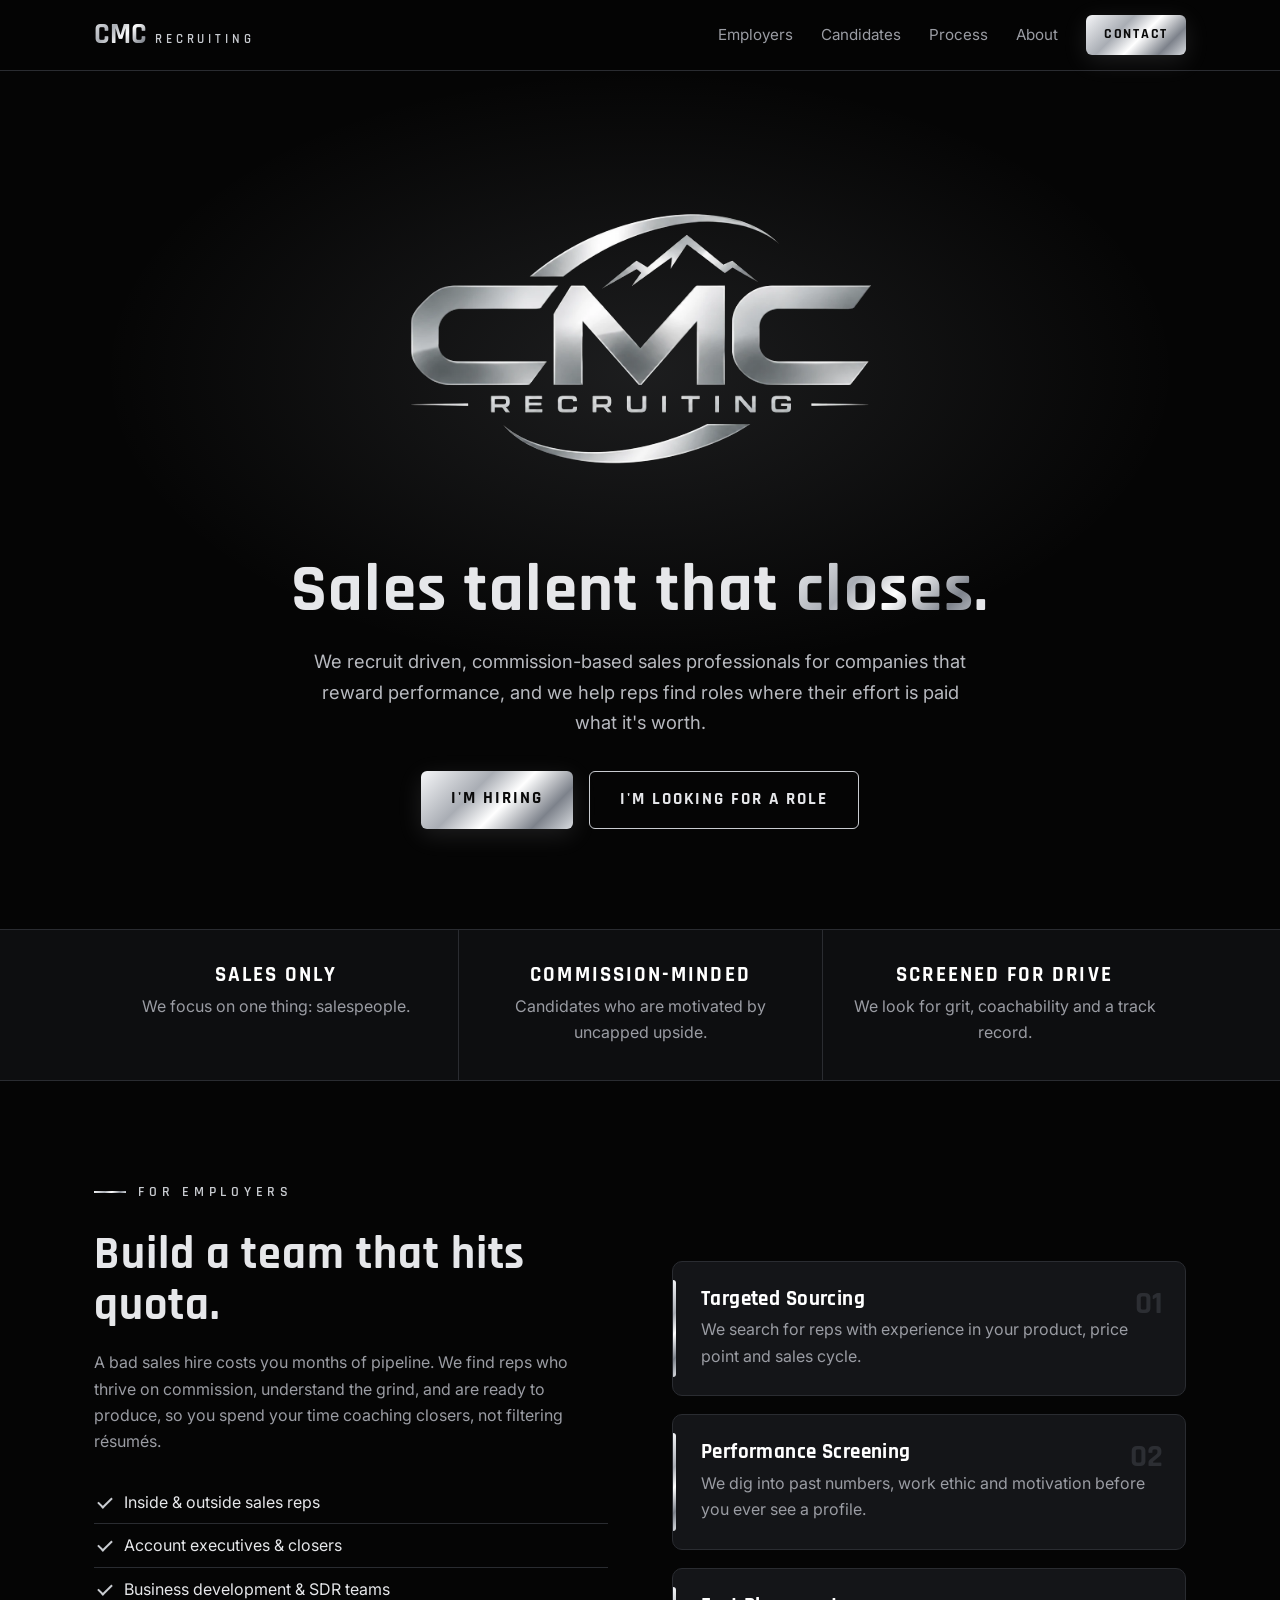
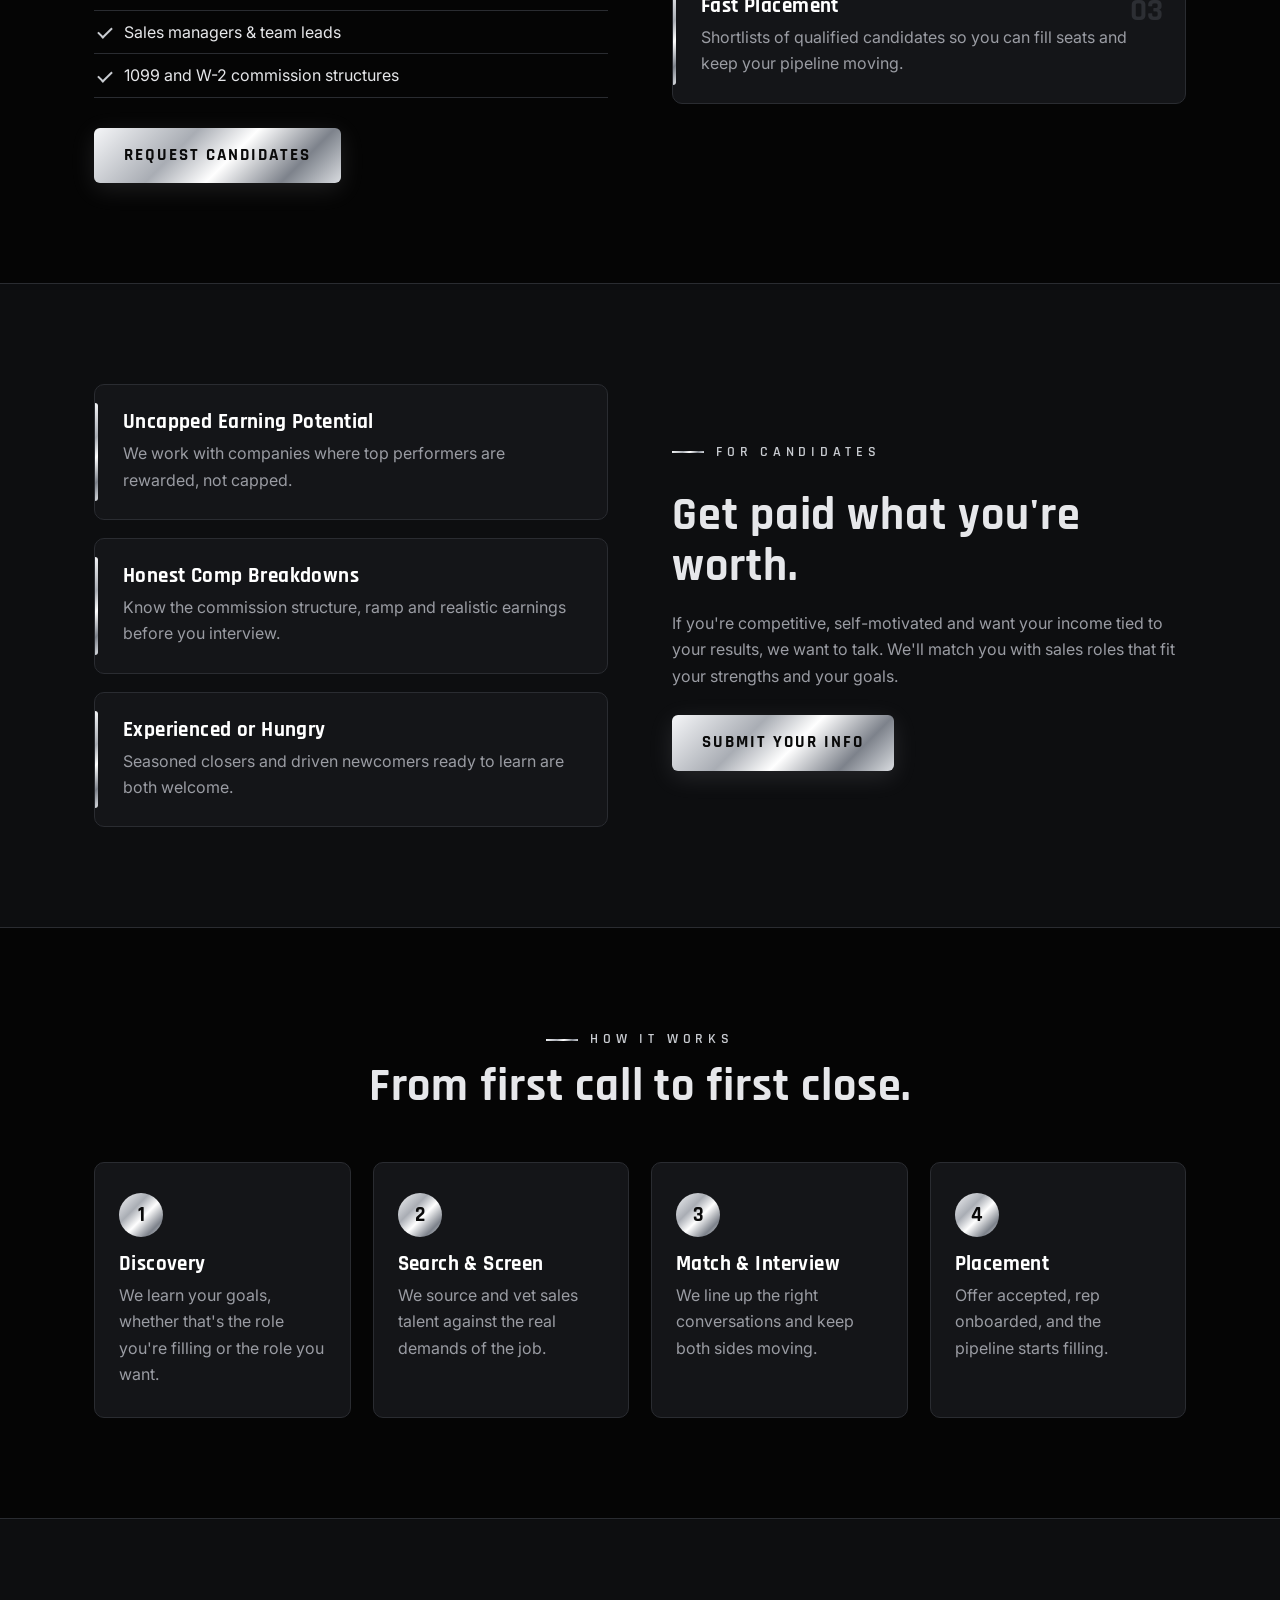
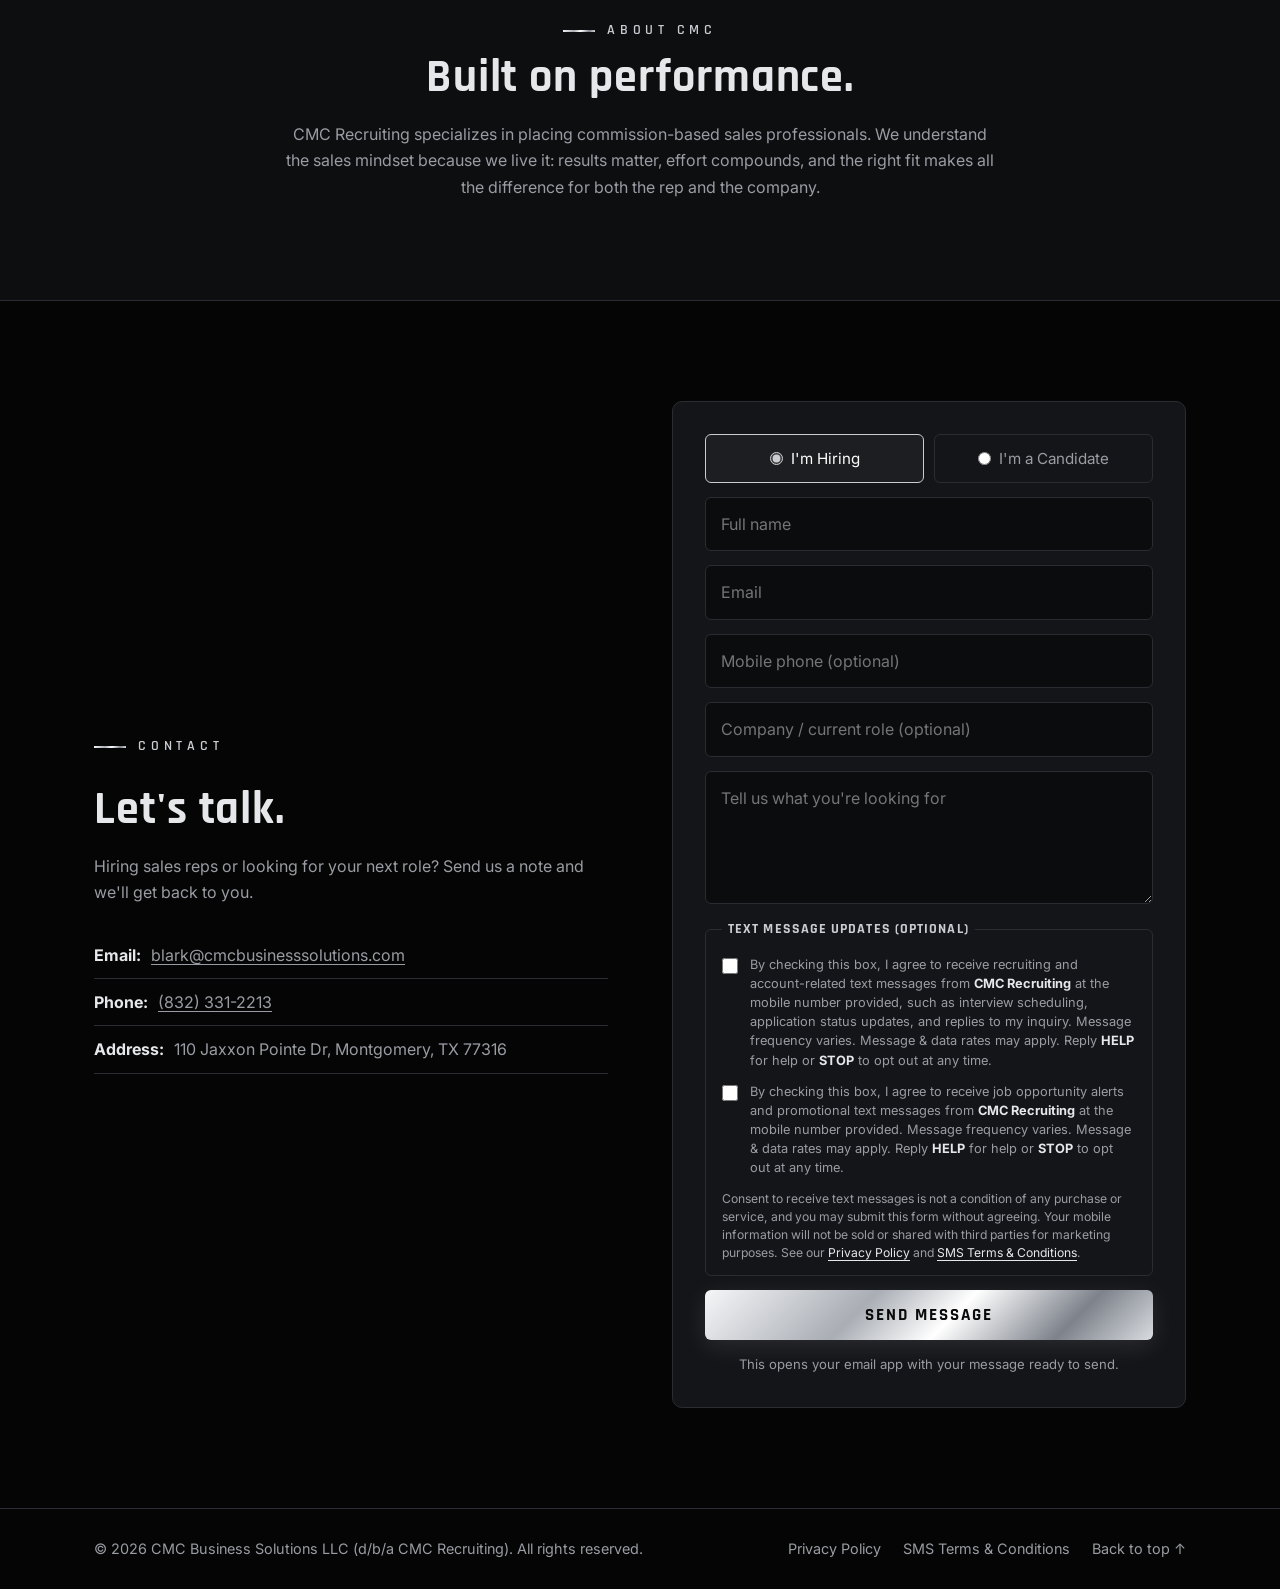
<file: index.html>
<!DOCTYPE html>
<html lang="en">
<head>
  <meta charset="UTF-8">
  <meta name="viewport" content="width=device-width, initial-scale=1.0">
  <title>CMC Recruiting | Sales Talent for Commission-Driven Teams</title>
  <meta name="description" content="CMC Recruiting connects companies with driven, commission-based sales professionals, and helps sales reps find roles where performance pays.">
  <link rel="icon" href="assets/logo.webp" type="image/webp">
  <link rel="preconnect" href="https://fonts.googleapis.com">
  <link rel="preconnect" href="https://fonts.gstatic.com" crossorigin>
  <link href="https://fonts.googleapis.com/css2?family=Rajdhani:wght@500;600;700&family=Inter:wght@400;500;600&display=swap" rel="stylesheet">
  <link rel="stylesheet" href="styles.css">
</head>
<body>

  <header class="nav" id="top">
    <div class="container nav-inner">
      <a href="#top" class="brand" aria-label="CMC Recruiting home">
        <span class="brand-mark">CMC</span>
        <span class="brand-sub">Recruiting</span>
      </a>
      <button class="nav-toggle" aria-label="Open menu" aria-expanded="false">
        <span></span><span></span><span></span>
      </button>
      <nav class="nav-links">
        <a href="#employers">Employers</a>
        <a href="#candidates">Candidates</a>
        <a href="#process">Process</a>
        <a href="#about">About</a>
        <a href="#contact" class="btn btn-small">Contact</a>
      </nav>
    </div>
  </header>

  <main>
    <!-- HERO -->
    <section class="hero">
      <div class="hero-glow"></div>
      <div class="container hero-inner">
        <img src="assets/logo.webp" alt="CMC Recruiting logo" class="hero-logo">
        <h1>Sales talent that <span class="metal">closes</span>.</h1>
        <p class="lead">We recruit driven, commission-based sales professionals for companies that reward performance, and we help reps find roles where their effort is paid what it's worth.</p>
        <div class="hero-ctas">
          <a href="#employers" class="btn">I'm Hiring</a>
          <a href="#candidates" class="btn btn-outline">I'm Looking for a Role</a>
        </div>
      </div>
    </section>

    <!-- VALUE STRIP -->
    <section class="strip">
      <div class="container strip-grid">
        <div><h3>Sales Only</h3><p>We focus on one thing: salespeople.</p></div>
        <div><h3>Commission-Minded</h3><p>Candidates who are motivated by uncapped upside.</p></div>
        <div><h3>Screened for Drive</h3><p>We look for grit, coachability and a track record.</p></div>
      </div>
    </section>

    <!-- EMPLOYERS -->
    <section class="section" id="employers">
      <div class="container two-col">
        <div>
          <p class="eyebrow">For Employers</p>
          <h2>Build a team that hits quota.</h2>
          <p>A bad sales hire costs you months of pipeline. We find reps who thrive on commission, understand the grind, and are ready to produce, so you spend your time coaching closers, not filtering résumés.</p>
          <ul class="checks">
            <li>Inside &amp; outside sales reps</li>
            <li>Account executives &amp; closers</li>
            <li>Business development &amp; SDR teams</li>
            <li>Sales managers &amp; team leads</li>
            <li>1099 and W-2 commission structures</li>
          </ul>
          <a href="#contact" class="btn">Request Candidates</a>
        </div>
        <div class="card-stack">
          <div class="card">
            <span class="card-num">01</span>
            <h3>Targeted Sourcing</h3>
            <p>We search for reps with experience in your product, price point and sales cycle.</p>
          </div>
          <div class="card">
            <span class="card-num">02</span>
            <h3>Performance Screening</h3>
            <p>We dig into past numbers, work ethic and motivation before you ever see a profile.</p>
          </div>
          <div class="card">
            <span class="card-num">03</span>
            <h3>Fast Placement</h3>
            <p>Shortlists of qualified candidates so you can fill seats and keep your pipeline moving.</p>
          </div>
        </div>
      </div>
    </section>

    <!-- CANDIDATES -->
    <section class="section section-alt" id="candidates">
      <div class="container two-col reverse">
        <div class="card-stack">
          <div class="card">
            <h3>Uncapped Earning Potential</h3>
            <p>We work with companies where top performers are rewarded, not capped.</p>
          </div>
          <div class="card">
            <h3>Honest Comp Breakdowns</h3>
            <p>Know the commission structure, ramp and realistic earnings before you interview.</p>
          </div>
          <div class="card">
            <h3>Experienced or Hungry</h3>
            <p>Seasoned closers and driven newcomers ready to learn are both welcome.</p>
          </div>
        </div>
        <div>
          <p class="eyebrow">For Candidates</p>
          <h2>Get paid what you're worth.</h2>
          <p>If you're competitive, self-motivated and want your income tied to your results, we want to talk. We'll match you with sales roles that fit your strengths and your goals.</p>
          <a href="#contact" class="btn">Submit Your Info</a>
        </div>
      </div>
    </section>

    <!-- PROCESS -->
    <section class="section" id="process">
      <div class="container">
        <p class="eyebrow center">How It Works</p>
        <h2 class="center">From first call to first close.</h2>
        <div class="steps">
          <div class="step"><span>1</span><h3>Discovery</h3><p>We learn your goals, whether that's the role you're filling or the role you want.</p></div>
          <div class="step"><span>2</span><h3>Search &amp; Screen</h3><p>We source and vet sales talent against the real demands of the job.</p></div>
          <div class="step"><span>3</span><h3>Match &amp; Interview</h3><p>We line up the right conversations and keep both sides moving.</p></div>
          <div class="step"><span>4</span><h3>Placement</h3><p>Offer accepted, rep onboarded, and the pipeline starts filling.</p></div>
        </div>
      </div>
    </section>

    <!-- ABOUT -->
    <section class="section section-alt" id="about">
      <div class="container narrow center">
        <p class="eyebrow">About CMC</p>
        <h2>Built on performance.</h2>
        <p>CMC Recruiting specializes in placing commission-based sales professionals. We understand the sales mindset because we live it: results matter, effort compounds, and the right fit makes all the difference for both the rep and the company.</p>
      </div>
    </section>

    <!-- CONTACT -->
    <section class="section" id="contact">
      <div class="container two-col">
        <div>
          <p class="eyebrow">Contact</p>
          <h2>Let's talk.</h2>
          <p>Hiring sales reps or looking for your next role? Send us a note and we'll get back to you.</p>
          <ul class="contact-list">
            <li><strong>Email:</strong> <a href="#" class="js-email">[email address]</a></li>
            <li><strong>Phone:</strong> <span class="js-phone">[phone number]</span></li>
            <li><strong>Address:</strong> <span class="js-address">[business address]</span></li>
          </ul>
        </div>
        <form class="contact-form" id="contactForm">
          <div class="toggle">
            <label><input type="radio" name="type" value="Employer" checked> I'm Hiring</label>
            <label><input type="radio" name="type" value="Candidate"> I'm a Candidate</label>
          </div>
          <input type="text" name="name" placeholder="Full name" required>
          <input type="email" name="email" placeholder="Email" required>
          <input type="tel" name="phone" placeholder="Mobile phone (optional)">
          <input type="text" name="company" placeholder="Company / current role (optional)">
          <textarea name="message" rows="4" placeholder="Tell us what you're looking for" required></textarea>

          <!-- SMS opt-in (10DLC / A2P compliant): optional, unchecked by default, not required to submit -->
          <fieldset class="consent">
            <legend>Text message updates (optional)</legend>
            <label class="consent-item">
              <input type="checkbox" name="sms_consent_service" value="yes">
              <span>By checking this box, I agree to receive recruiting and account-related text messages from <strong>CMC Recruiting</strong> at the mobile number provided, such as interview scheduling, application status updates, and replies to my inquiry. Message frequency varies. Message &amp; data rates may apply. Reply <strong>HELP</strong> for help or <strong>STOP</strong> to opt out at any time.</span>
            </label>
            <label class="consent-item">
              <input type="checkbox" name="sms_consent_marketing" value="yes">
              <span>By checking this box, I agree to receive job opportunity alerts and promotional text messages from <strong>CMC Recruiting</strong> at the mobile number provided. Message frequency varies. Message &amp; data rates may apply. Reply <strong>HELP</strong> for help or <strong>STOP</strong> to opt out at any time.</span>
            </label>
            <p class="consent-note">Consent to receive text messages is not a condition of any purchase or service, and you may submit this form without agreeing. Your mobile information will not be sold or shared with third parties for marketing purposes. See our <a href="privacy.html">Privacy Policy</a> and <a href="terms.html">SMS Terms &amp; Conditions</a>.</p>
          </fieldset>

          <button type="submit" class="btn btn-full">Send Message</button>
          <p class="form-note">This opens your email app with your message ready to send.</p>
        </form>
      </div>
    </section>
  </main>

  <footer class="footer">
    <div class="container footer-inner">
      <span>&copy; <span id="year"></span> <span class="js-legal-name">CMC Business Solutions LLC (d/b/a CMC Recruiting)</span>. All rights reserved.</span>
      <nav class="footer-links">
        <a href="privacy.html">Privacy Policy</a>
        <a href="terms.html">SMS Terms &amp; Conditions</a>
        <a href="#top">Back to top &uarr;</a>
      </nav>
    </div>
  </footer>

  <script src="script.js"></script>
</body>
</html>
</file>
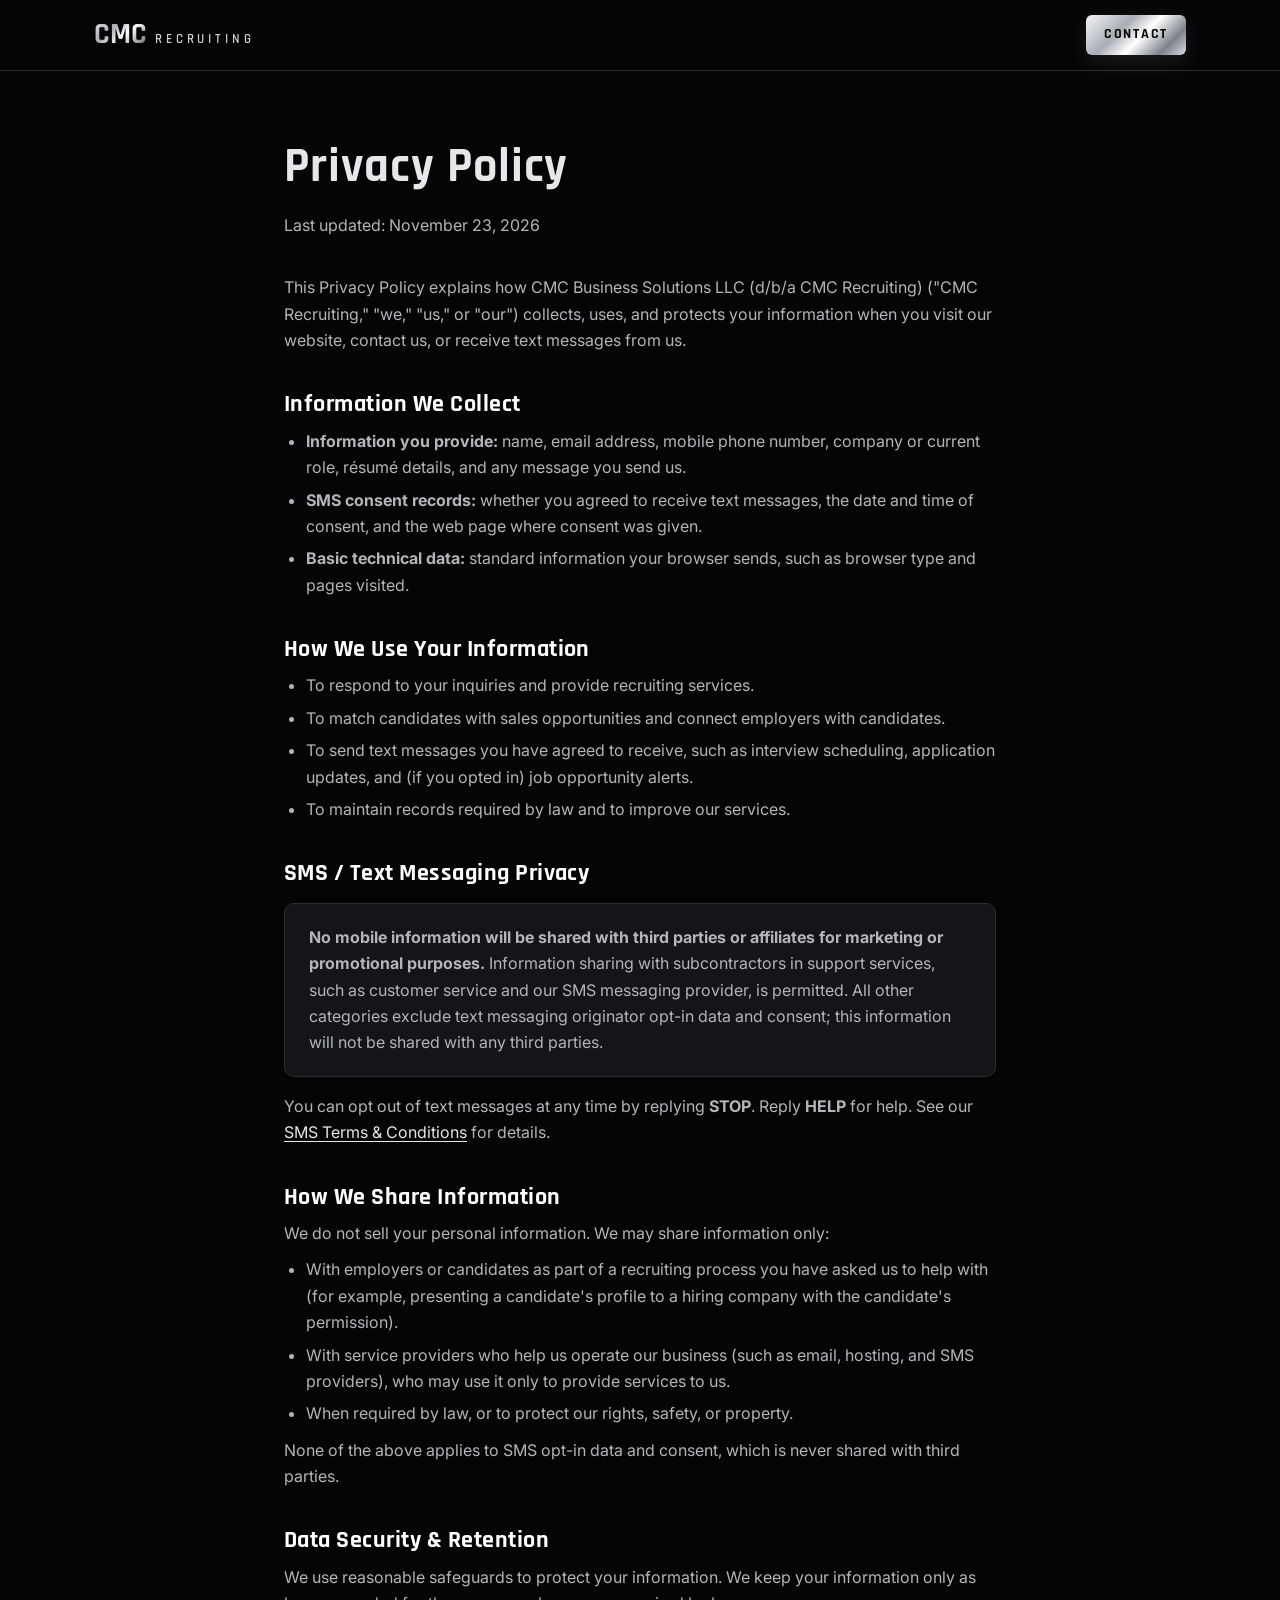
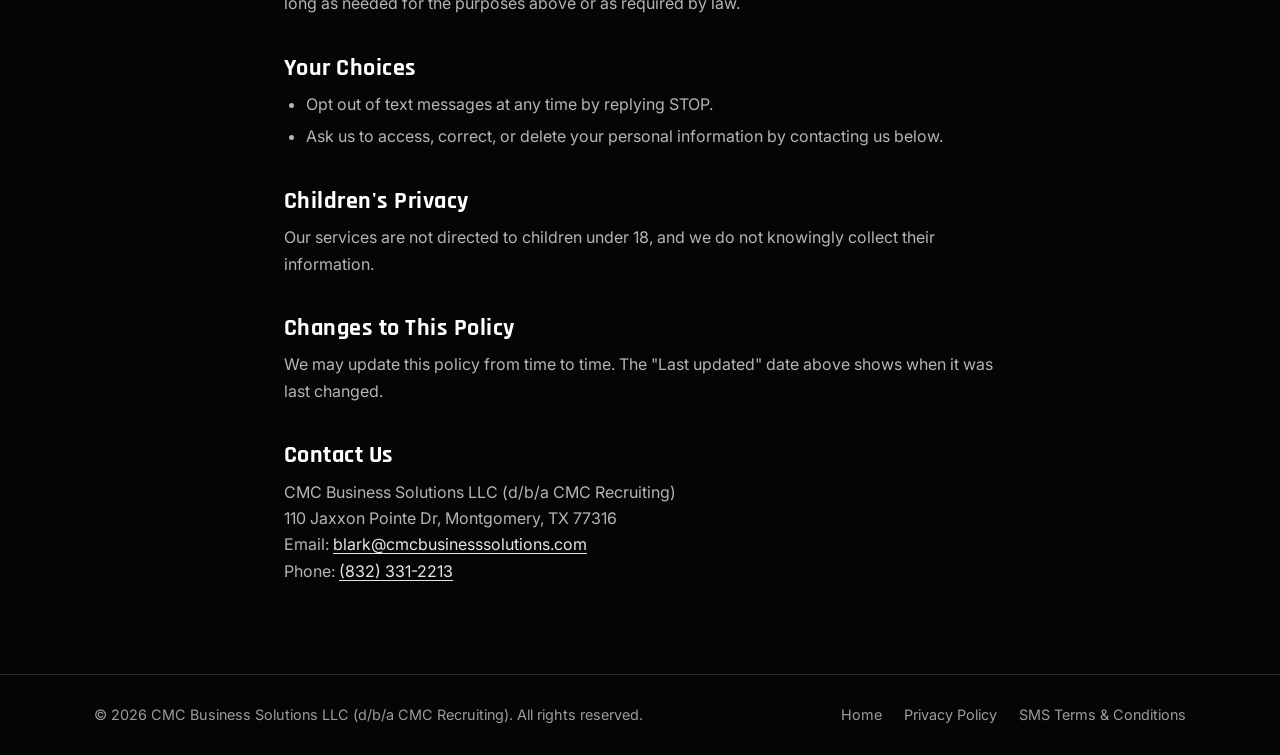
<file: privacy.html>
<!DOCTYPE html>
<html lang="en">
<head>
  <meta charset="UTF-8">
  <meta name="viewport" content="width=device-width, initial-scale=1.0">
  <title>Privacy Policy | CMC Recruiting</title>
  <link rel="icon" href="assets/logo.webp" type="image/webp">
  <link href="https://fonts.googleapis.com/css2?family=Rajdhani:wght@500;600;700&family=Inter:wght@400;500;600&display=swap" rel="stylesheet">
  <link rel="stylesheet" href="styles.css">
</head>
<body>
  <header class="nav">
    <div class="container nav-inner">
      <a href="index.html" class="brand" aria-label="CMC Recruiting home">
        <span class="brand-mark">CMC</span><span class="brand-sub">Recruiting</span>
      </a>
      <nav class="nav-links" style="position:static;max-height:none;flex-direction:row;background:none;border:0">
        <a href="index.html#contact" class="btn btn-small">Contact</a>
      </nav>
    </div>
  </header>

  <main class="legal">
    <div class="container narrow">
      <h1>Privacy Policy</h1>
      <p class="updated">Last updated: November 23, 2026</p>

      <p>This Privacy Policy explains how <span class="js-legal-name">CMC Business Solutions LLC (d/b/a CMC Recruiting)</span> ("CMC Recruiting," "we," "us," or "our") collects, uses, and protects your information when you visit our website, contact us, or receive text messages from us.</p>

      <h2>Information We Collect</h2>
      <ul>
        <li><strong>Information you provide:</strong> name, email address, mobile phone number, company or current role, résumé details, and any message you send us.</li>
        <li><strong>SMS consent records:</strong> whether you agreed to receive text messages, the date and time of consent, and the web page where consent was given.</li>
        <li><strong>Basic technical data:</strong> standard information your browser sends, such as browser type and pages visited.</li>
      </ul>

      <h2>How We Use Your Information</h2>
      <ul>
        <li>To respond to your inquiries and provide recruiting services.</li>
        <li>To match candidates with sales opportunities and connect employers with candidates.</li>
        <li>To send text messages you have agreed to receive, such as interview scheduling, application updates, and (if you opted in) job opportunity alerts.</li>
        <li>To maintain records required by law and to improve our services.</li>
      </ul>

      <h2>SMS / Text Messaging Privacy</h2>
      <div class="box">
        <p><strong>No mobile information will be shared with third parties or affiliates for marketing or promotional purposes.</strong> Information sharing with subcontractors in support services, such as customer service and our SMS messaging provider, is permitted. All other categories exclude text messaging originator opt-in data and consent; this information will not be shared with any third parties.</p>
      </div>
      <p>You can opt out of text messages at any time by replying <strong>STOP</strong>. Reply <strong>HELP</strong> for help. See our <a href="terms.html">SMS Terms &amp; Conditions</a> for details.</p>

      <h2>How We Share Information</h2>
      <p>We do not sell your personal information. We may share information only:</p>
      <ul>
        <li>With employers or candidates as part of a recruiting process you have asked us to help with (for example, presenting a candidate's profile to a hiring company with the candidate's permission).</li>
        <li>With service providers who help us operate our business (such as email, hosting, and SMS providers), who may use it only to provide services to us.</li>
        <li>When required by law, or to protect our rights, safety, or property.</li>
      </ul>
      <p>None of the above applies to SMS opt-in data and consent, which is never shared with third parties.</p>

      <h2>Data Security &amp; Retention</h2>
      <p>We use reasonable safeguards to protect your information. We keep your information only as long as needed for the purposes above or as required by law.</p>

      <h2>Your Choices</h2>
      <ul>
        <li>Opt out of text messages at any time by replying STOP.</li>
        <li>Ask us to access, correct, or delete your personal information by contacting us below.</li>
      </ul>

      <h2>Children's Privacy</h2>
      <p>Our services are not directed to children under 18, and we do not knowingly collect their information.</p>

      <h2>Changes to This Policy</h2>
      <p>We may update this policy from time to time. The "Last updated" date above shows when it was last changed.</p>

      <h2>Contact Us</h2>
      <p>
        <span class="js-legal-name">CMC Business Solutions LLC (d/b/a CMC Recruiting)</span><br>
        <span class="js-address">[business address]</span><br>
        Email: <a href="#" class="js-email">[email address]</a><br>
        Phone: <span class="js-phone">[phone number]</span>
      </p>
    </div>
  </main>

  <footer class="footer">
    <div class="container footer-inner">
      <span>&copy; <span id="year"></span> <span class="js-legal-name">CMC Business Solutions LLC (d/b/a CMC Recruiting)</span>. All rights reserved.</span>
      <nav class="footer-links">
        <a href="index.html">Home</a>
        <a href="privacy.html">Privacy Policy</a>
        <a href="terms.html">SMS Terms &amp; Conditions</a>
      </nav>
    </div>
  </footer>
  <script src="script.js"></script>
</body>
</html>
</file>
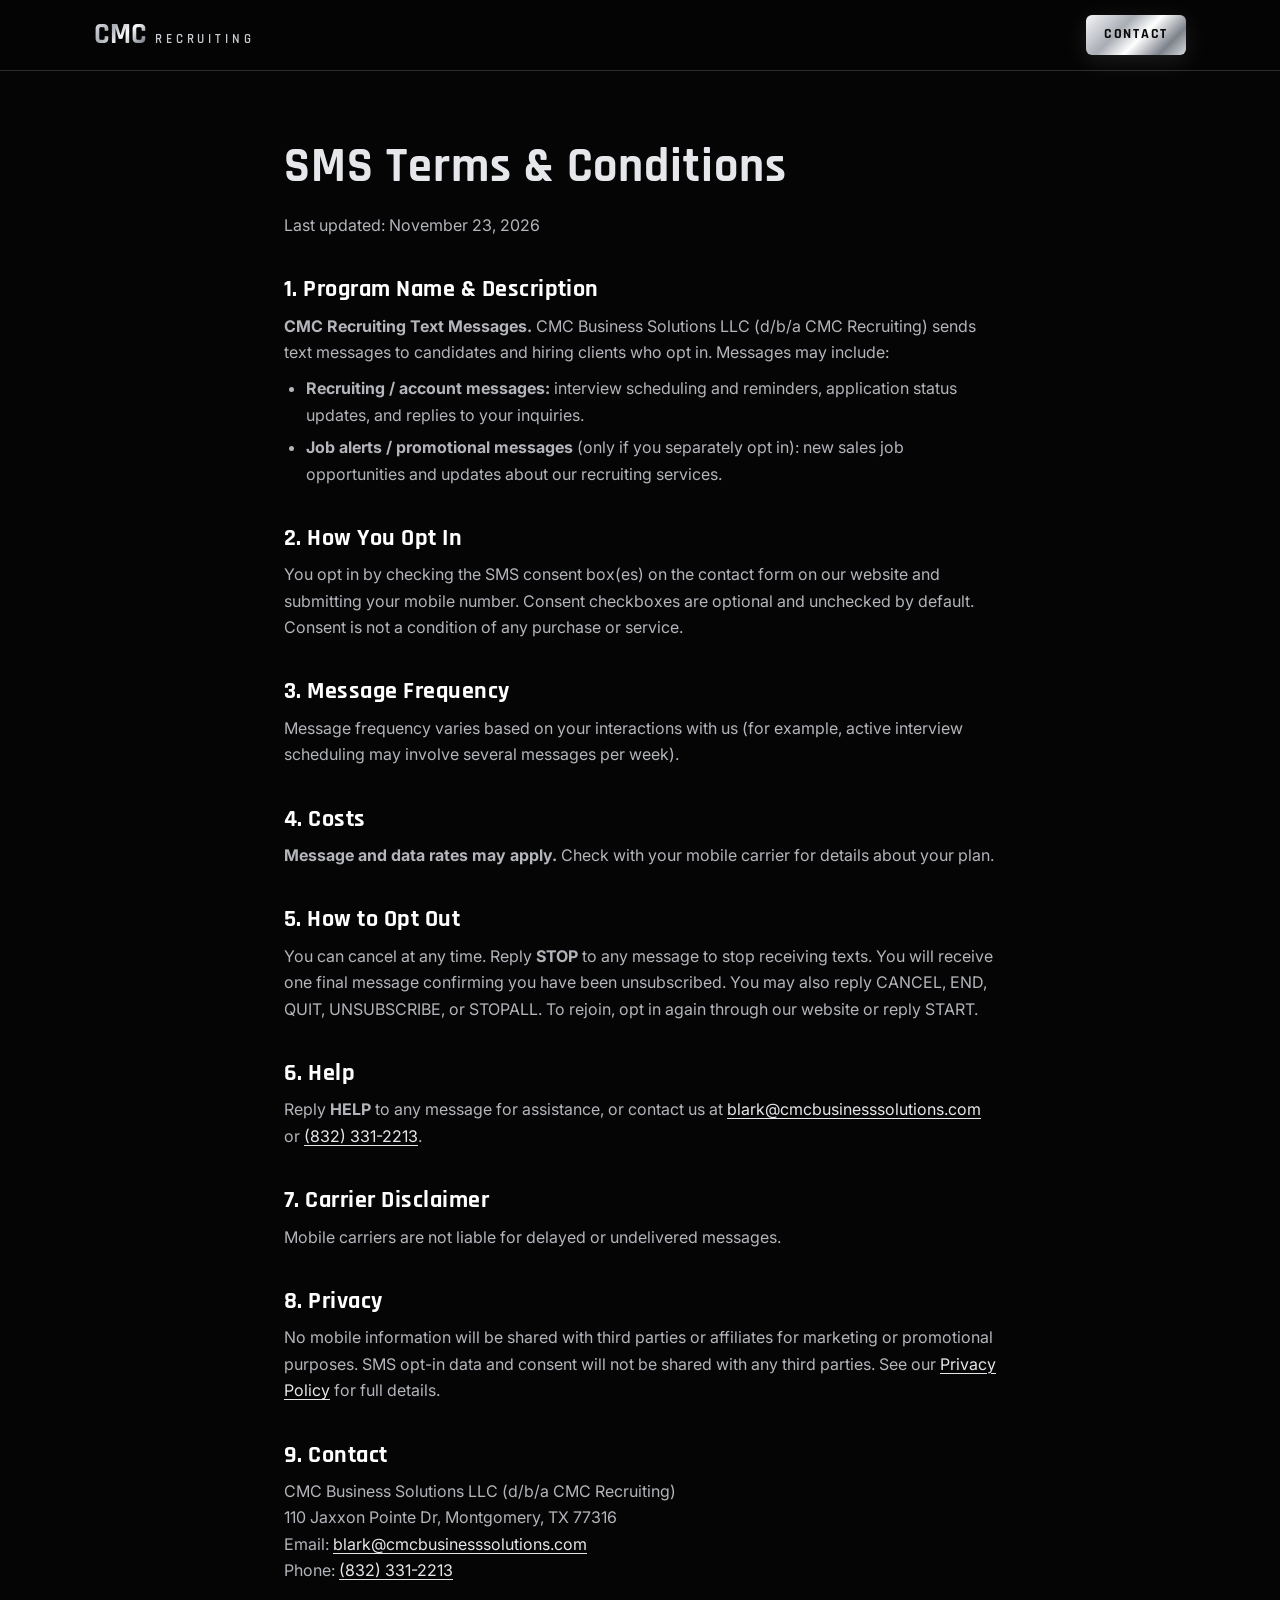
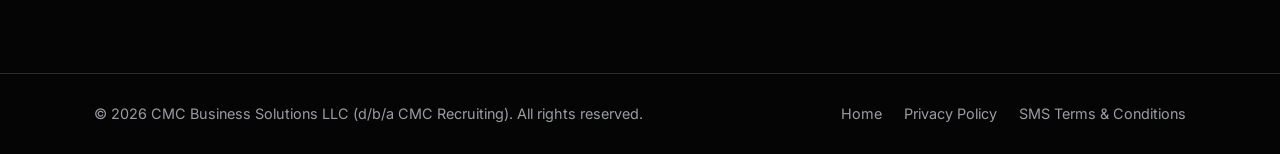
<file: terms.html>
<!DOCTYPE html>
<html lang="en">
<head>
  <meta charset="UTF-8">
  <meta name="viewport" content="width=device-width, initial-scale=1.0">
  <title>SMS Terms &amp; Conditions | CMC Recruiting</title>
  <link rel="icon" href="assets/logo.webp" type="image/webp">
  <link href="https://fonts.googleapis.com/css2?family=Rajdhani:wght@500;600;700&family=Inter:wght@400;500;600&display=swap" rel="stylesheet">
  <link rel="stylesheet" href="styles.css">
</head>
<body>
  <header class="nav">
    <div class="container nav-inner">
      <a href="index.html" class="brand" aria-label="CMC Recruiting home">
        <span class="brand-mark">CMC</span><span class="brand-sub">Recruiting</span>
      </a>
      <nav class="nav-links" style="position:static;max-height:none;flex-direction:row;background:none;border:0">
        <a href="index.html#contact" class="btn btn-small">Contact</a>
      </nav>
    </div>
  </header>

  <main class="legal">
    <div class="container narrow">
      <h1>SMS Terms &amp; Conditions</h1>
      <p class="updated">Last updated: November 23, 2026</p>

      <h2>1. Program Name &amp; Description</h2>
      <p><strong>CMC Recruiting Text Messages.</strong> <span class="js-legal-name">CMC Business Solutions LLC (d/b/a CMC Recruiting)</span> sends text messages to candidates and hiring clients who opt in. Messages may include:</p>
      <ul>
        <li><strong>Recruiting / account messages:</strong> interview scheduling and reminders, application status updates, and replies to your inquiries.</li>
        <li><strong>Job alerts / promotional messages</strong> (only if you separately opt in): new sales job opportunities and updates about our recruiting services.</li>
      </ul>

      <h2>2. How You Opt In</h2>
      <p>You opt in by checking the SMS consent box(es) on the contact form on our website and submitting your mobile number. Consent checkboxes are optional and unchecked by default. Consent is not a condition of any purchase or service.</p>

      <h2>3. Message Frequency</h2>
      <p>Message frequency varies based on your interactions with us (for example, active interview scheduling may involve several messages per week).</p>

      <h2>4. Costs</h2>
      <p><strong>Message and data rates may apply.</strong> Check with your mobile carrier for details about your plan.</p>

      <h2>5. How to Opt Out</h2>
      <p>You can cancel at any time. Reply <strong>STOP</strong> to any message to stop receiving texts. You will receive one final message confirming you have been unsubscribed. You may also reply CANCEL, END, QUIT, UNSUBSCRIBE, or STOPALL. To rejoin, opt in again through our website or reply START.</p>

      <h2>6. Help</h2>
      <p>Reply <strong>HELP</strong> to any message for assistance, or contact us at <a href="#" class="js-email">[email address]</a> or <span class="js-phone">[phone number]</span>.</p>

      <h2>7. Carrier Disclaimer</h2>
      <p>Mobile carriers are not liable for delayed or undelivered messages.</p>

      <h2>8. Privacy</h2>
      <p>No mobile information will be shared with third parties or affiliates for marketing or promotional purposes. SMS opt-in data and consent will not be shared with any third parties. See our <a href="privacy.html">Privacy Policy</a> for full details.</p>

      <h2>9. Contact</h2>
      <p>
        <span class="js-legal-name">CMC Business Solutions LLC (d/b/a CMC Recruiting)</span><br>
        <span class="js-address">[business address]</span><br>
        Email: <a href="#" class="js-email">[email address]</a><br>
        Phone: <span class="js-phone">[phone number]</span>
      </p>
    </div>
  </main>

  <footer class="footer">
    <div class="container footer-inner">
      <span>&copy; <span id="year"></span> <span class="js-legal-name">CMC Business Solutions LLC (d/b/a CMC Recruiting)</span>. All rights reserved.</span>
      <nav class="footer-links">
        <a href="index.html">Home</a>
        <a href="privacy.html">Privacy Policy</a>
        <a href="terms.html">SMS Terms &amp; Conditions</a>
      </nav>
    </div>
  </footer>
  <script src="script.js"></script>
</body>
</html>
</file>
<file: styles.css>
:root {
  --bg: #050505;
  --bg-alt: #0d0e10;
  --panel: #141518;
  --line: #2a2c31;
  --text: #e6e7ea;
  --muted: #9a9ca3;
  --silver: linear-gradient(135deg, #f5f6f8 0%, #a9adb4 35%, #ffffff 55%, #7d828b 80%, #d9dce0 100%);
  --silver-flat: #c9ccd1;
  --radius: 10px;
  --max: 1140px;
}

* { box-sizing: border-box; margin: 0; padding: 0; }
html { scroll-behavior: smooth; scroll-padding-top: 80px; }
body {
  font-family: "Inter", system-ui, -apple-system, Segoe UI, sans-serif;
  background: var(--bg);
  color: var(--text);
  line-height: 1.65;
  -webkit-font-smoothing: antialiased;
}
img { max-width: 100%; display: block; }
a { color: inherit; text-decoration: none; }

.container { width: 100%; max-width: var(--max); margin: 0 auto; padding: 0 24px; }
.narrow { max-width: 760px; }
.center { text-align: center; }

h1, h2, h3 {
  font-family: "Rajdhani", "Inter", sans-serif;
  font-weight: 700;
  letter-spacing: 0.02em;
  line-height: 1.1;
}
h1 { font-size: clamp(2.4rem, 6vw, 4.2rem); margin-bottom: 18px; }
h2 { font-size: clamp(2rem, 4vw, 2.9rem); margin-bottom: 18px; }
h3 { font-size: 1.3rem; margin-bottom: 6px; }
p { color: var(--muted); }

.metal {
  background: var(--silver);
  -webkit-background-clip: text;
  background-clip: text;
  color: transparent;
}

.eyebrow {
  font-family: "Rajdhani", sans-serif;
  text-transform: uppercase;
  letter-spacing: 0.35em;
  font-size: 0.85rem;
  font-weight: 600;
  color: var(--silver-flat);
  margin-bottom: 10px;
  display: flex;
  align-items: center;
  gap: 12px;
}
.eyebrow::before { content: ""; width: 32px; height: 2px; background: var(--silver); }
.eyebrow.center, .center .eyebrow { justify-content: center; }

/* Buttons */
.btn {
  display: inline-block;
  font-family: "Rajdhani", sans-serif;
  font-weight: 700;
  font-size: 1.05rem;
  letter-spacing: 0.12em;
  text-transform: uppercase;
  padding: 14px 30px;
  border-radius: 6px;
  background: var(--silver);
  color: #0a0a0a;
  border: none;
  cursor: pointer;
  transition: transform .2s ease, box-shadow .2s ease;
  box-shadow: 0 6px 24px rgba(220, 224, 230, 0.12);
}
.btn:hover { transform: translateY(-2px); box-shadow: 0 10px 30px rgba(220, 224, 230, 0.25); }
.btn-outline {
  background: transparent;
  color: var(--text);
  border: 1px solid var(--silver-flat);
  box-shadow: none;
}
.btn-outline:hover { background: rgba(255,255,255,0.06); }
.btn-small { padding: 8px 18px; font-size: 0.9rem; }
.btn-full { width: 100%; }

/* Nav */
.nav {
  position: sticky; top: 0; z-index: 50;
  background: rgba(5,5,5,0.82);
  backdrop-filter: blur(10px);
  border-bottom: 1px solid var(--line);
}
.nav-inner { display: flex; align-items: center; justify-content: space-between; height: 70px; }
.brand { display: flex; align-items: baseline; gap: 8px; }
.brand-mark {
  font-family: "Rajdhani", sans-serif; font-weight: 700; font-size: 1.8rem;
  background: var(--silver); -webkit-background-clip: text; background-clip: text; color: transparent;
}
.brand-sub {
  font-family: "Rajdhani", sans-serif; font-weight: 600; letter-spacing: 0.3em;
  text-transform: uppercase; font-size: 0.8rem; color: var(--silver-flat);
}
.nav-links { display: flex; align-items: center; gap: 28px; }
.nav-links a:not(.btn) {
  font-size: 0.95rem; color: var(--muted); transition: color .2s;
}
.nav-links a:not(.btn):hover { color: #fff; }
.nav-toggle { display: none; background: none; border: none; cursor: pointer; padding: 8px; }
.nav-toggle span { display: block; width: 24px; height: 2px; background: var(--text); margin: 5px 0; transition: .3s; }

/* Hero */
.hero {
  position: relative; overflow: hidden;
  padding: 60px 0 100px;
  text-align: center;
}
.hero-glow {
  position: absolute; inset: 0;
  background: radial-gradient(ellipse 60% 50% at 50% 35%, rgba(200,205,215,0.12), transparent 70%);
  pointer-events: none;
}
.hero-inner { position: relative; }
.hero-logo { width: min(620px, 100%); margin: 0 auto 10px; mix-blend-mode: lighten; }
.lead { font-size: 1.15rem; max-width: 660px; margin: 0 auto 34px; color: #b8bac0; }
.hero-ctas { display: flex; gap: 16px; justify-content: center; flex-wrap: wrap; }

/* Strip */
.strip { border-top: 1px solid var(--line); border-bottom: 1px solid var(--line); background: var(--bg-alt); }
.strip-grid { display: grid; grid-template-columns: repeat(3, 1fr); }
.strip-grid > div { padding: 34px 24px; text-align: center; }
.strip-grid > div + div { border-left: 1px solid var(--line); }
.strip-grid h3 { color: #fff; text-transform: uppercase; letter-spacing: 0.1em; }

/* Sections */
.section { padding: 100px 0; }
.section-alt { background: var(--bg-alt); border-top: 1px solid var(--line); border-bottom: 1px solid var(--line); }
.section p + p { margin-top: 14px; }
.two-col { display: grid; grid-template-columns: 1fr 1fr; gap: 64px; align-items: center; }
.two-col > div > p { margin-bottom: 26px; }

.checks { list-style: none; margin: 0 0 30px; }
.checks li { padding: 8px 0 8px 30px; position: relative; border-bottom: 1px solid var(--line); }
.checks li::before {
  content: ""; position: absolute; left: 4px; top: 50%;
  width: 12px; height: 6px; margin-top: -5px;
  border-left: 2px solid var(--silver-flat); border-bottom: 2px solid var(--silver-flat);
  transform: rotate(-45deg);
}

.card-stack { display: grid; gap: 18px; }
.card {
  position: relative;
  background: var(--panel);
  border: 1px solid var(--line);
  border-radius: var(--radius);
  padding: 26px 28px;
  transition: border-color .25s, transform .25s;
}
.card::before {
  content: ""; position: absolute; left: 0; top: 18px; bottom: 18px; width: 3px;
  background: var(--silver); border-radius: 0 3px 3px 0;
}
.card:hover { border-color: #4a4d54; transform: translateX(4px); }
.card h3 { color: #fff; }
.card-num {
  position: absolute; right: 22px; top: 16px;
  font-family: "Rajdhani", sans-serif; font-weight: 700; font-size: 2rem; color: #2c2e33;
}

/* Steps */
.steps { display: grid; grid-template-columns: repeat(4, 1fr); gap: 22px; margin-top: 50px; }
.step {
  background: var(--panel); border: 1px solid var(--line); border-radius: var(--radius);
  padding: 30px 24px;
}
.step span {
  display: inline-grid; place-items: center;
  width: 44px; height: 44px; border-radius: 50%;
  background: var(--silver); color: #0a0a0a;
  font-family: "Rajdhani", sans-serif; font-weight: 700; font-size: 1.3rem;
  margin-bottom: 16px;
}
.step h3 { color: #fff; }

/* Contact */
.contact-list { list-style: none; }
.contact-list li { padding: 10px 0; border-bottom: 1px solid var(--line); color: var(--muted); }
.contact-list strong { color: var(--text); margin-right: 6px; }
.contact-list a { text-decoration: underline; text-underline-offset: 3px; }

.contact-form {
  background: var(--panel); border: 1px solid var(--line); border-radius: var(--radius);
  padding: 32px; display: grid; gap: 14px;
}
.contact-form input[type="text"],
.contact-form input[type="email"],
.contact-form input[type="tel"],
.contact-form textarea {
  width: 100%; padding: 13px 15px;
  background: #0b0c0e; color: var(--text);
  border: 1px solid var(--line); border-radius: 6px;
  font: inherit; resize: vertical;
}
.contact-form input:focus, .contact-form textarea:focus { outline: none; border-color: var(--silver-flat); }
.toggle { display: grid; grid-template-columns: 1fr 1fr; gap: 10px; }
.toggle label {
  display: flex; align-items: center; justify-content: center; gap: 8px;
  padding: 11px; border: 1px solid var(--line); border-radius: 6px; cursor: pointer;
  font-size: 0.95rem; color: var(--muted);
}
.toggle label:has(input:checked) { border-color: var(--silver-flat); color: #fff; background: rgba(255,255,255,0.04); }
.toggle input { accent-color: #c9ccd1; }
.form-note { font-size: 0.82rem; text-align: center; }

/* Footer */
.footer { border-top: 1px solid var(--line); padding: 28px 0; font-size: 0.9rem; color: var(--muted); }
.footer-inner { display: flex; justify-content: space-between; flex-wrap: wrap; gap: 10px; }
.footer a:hover { color: #fff; }

/* Reveal animation */
.reveal { opacity: 0; transform: translateY(24px); transition: opacity .7s ease, transform .7s ease; }
.reveal.visible { opacity: 1; transform: none; }

/* Responsive */
@media (max-width: 900px) {
  .two-col { grid-template-columns: 1fr; gap: 40px; }
  .two-col.reverse > :first-child { order: 2; }
  .steps { grid-template-columns: 1fr 1fr; }
}
@media (max-width: 720px) {
  .nav-toggle { display: block; }
  .nav-links {
    position: absolute; top: 70px; left: 0; right: 0;
    flex-direction: column; gap: 0;
    background: #08090a; border-bottom: 1px solid var(--line);
    max-height: 0; overflow: hidden; transition: max-height .3s ease;
  }
  .nav-links.open { max-height: 400px; }
  .nav-links a { padding: 16px 24px; width: 100%; text-align: center; }
  .nav-links .btn-small { margin: 10px 24px 18px; width: calc(100% - 48px); }
  .strip-grid { grid-template-columns: 1fr; }
  .strip-grid > div + div { border-left: none; border-top: 1px solid var(--line); }
  .steps { grid-template-columns: 1fr; }
  .section { padding: 70px 0; }
  .contact-form { padding: 22px; }
}
@media (prefers-reduced-motion: reduce) {
  html { scroll-behavior: auto; }
  .reveal { opacity: 1; transform: none; transition: none; }
}

/* SMS consent */
.consent { border: 1px solid var(--line); border-radius: 6px; padding: 14px 16px 12px; display: grid; gap: 12px; }
.consent legend { padding: 0 6px; font-family: "Rajdhani", sans-serif; font-weight: 700; letter-spacing: .08em; text-transform: uppercase; font-size: .85rem; color: var(--silver-flat); }
.consent-item { display: grid; grid-template-columns: 18px 1fr; gap: 10px; align-items: start; font-size: .8rem; line-height: 1.5; color: var(--muted); cursor: pointer; }
.consent-item input { margin-top: 3px; width: 16px; height: 16px; accent-color: #c9ccd1; }
.consent-item strong { color: var(--text); }
.consent-note { font-size: .76rem; line-height: 1.5; }
.consent-note a, .legal a { text-decoration: underline; text-underline-offset: 3px; color: var(--text); }

/* Footer links */
.footer-links { display: flex; gap: 22px; flex-wrap: wrap; }

/* Legal pages */
.legal { padding: 70px 0 90px; }
.legal h1 { font-size: clamp(2rem, 5vw, 3rem); }
.legal .updated { margin-bottom: 36px; }
.legal h2 { font-size: 1.5rem; margin: 38px 0 10px; color: #fff; }
.legal p, .legal li { color: #b3b5bb; }
.legal ul { margin: 10px 0 10px 22px; }
.legal li { margin: 6px 0; }
.legal .box { background: var(--panel); border: 1px solid var(--line); border-radius: var(--radius); padding: 20px 24px; margin: 16px 0; }
</file>
